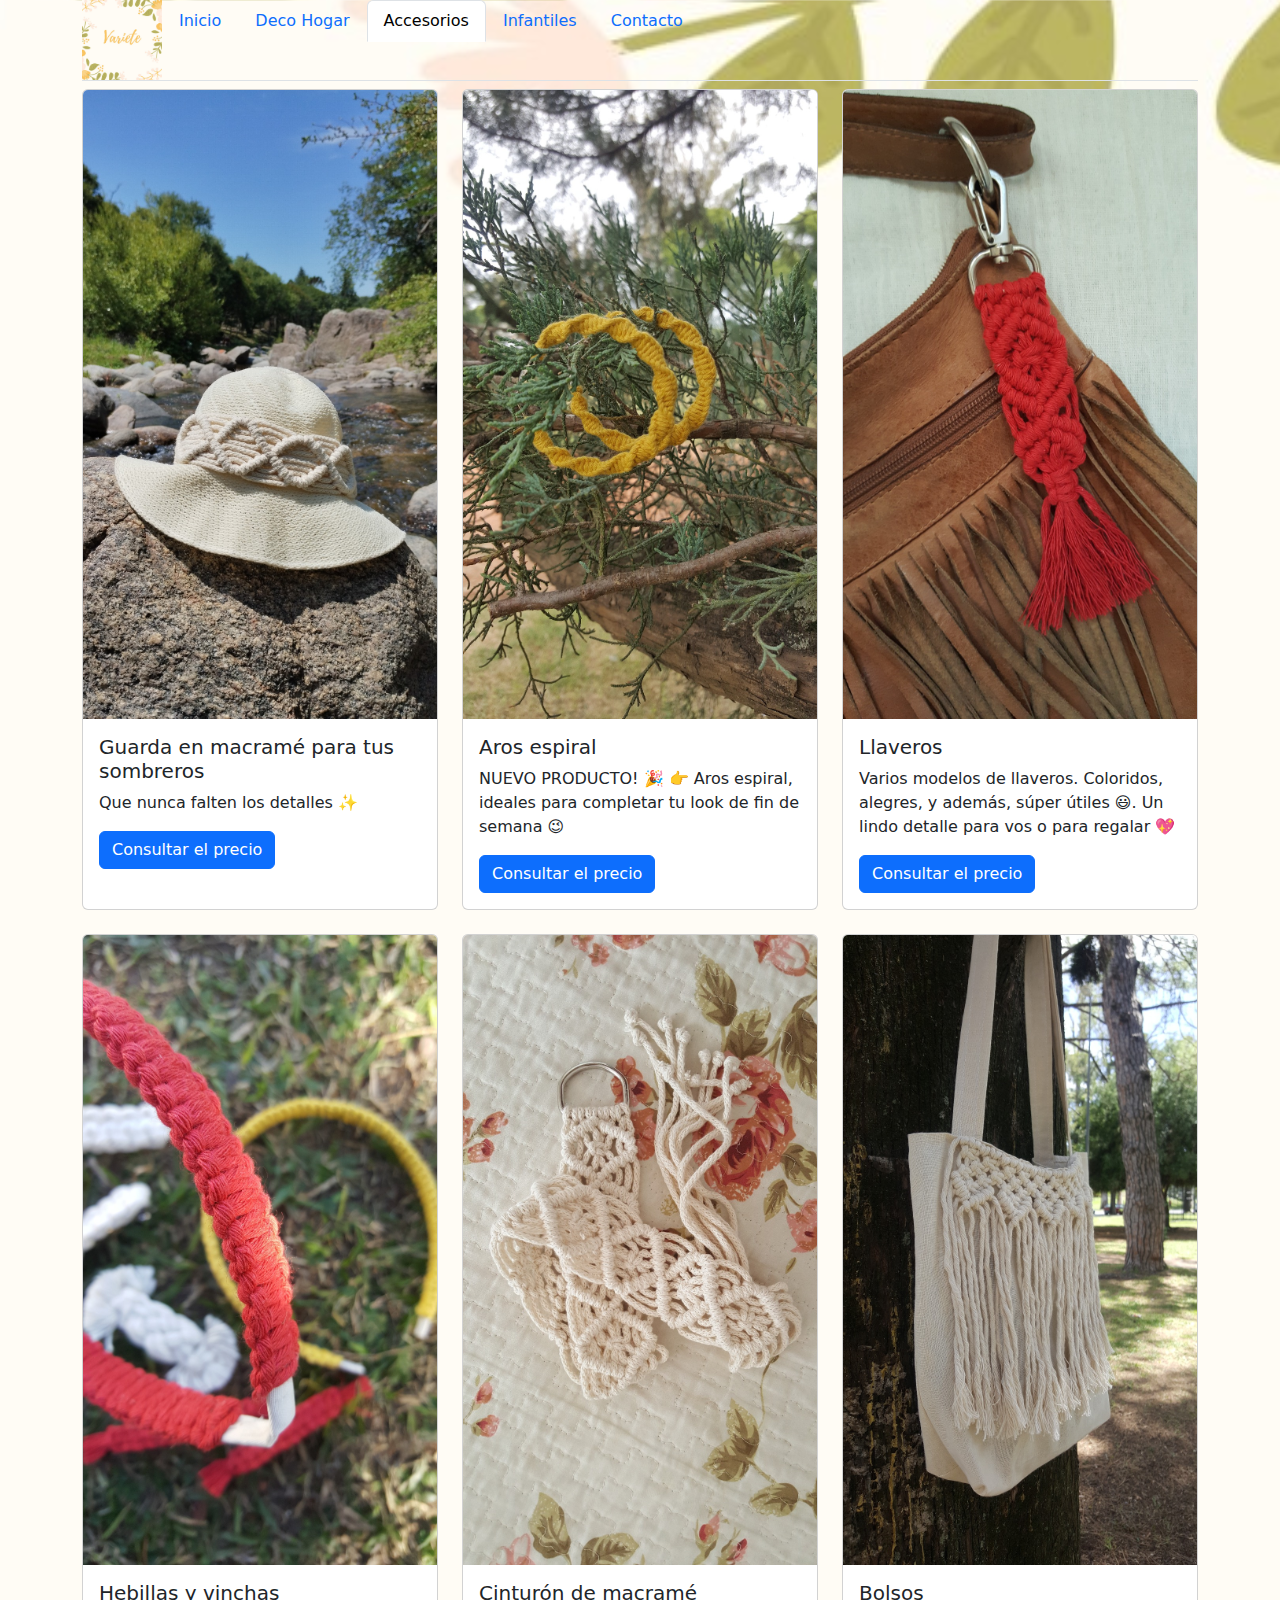
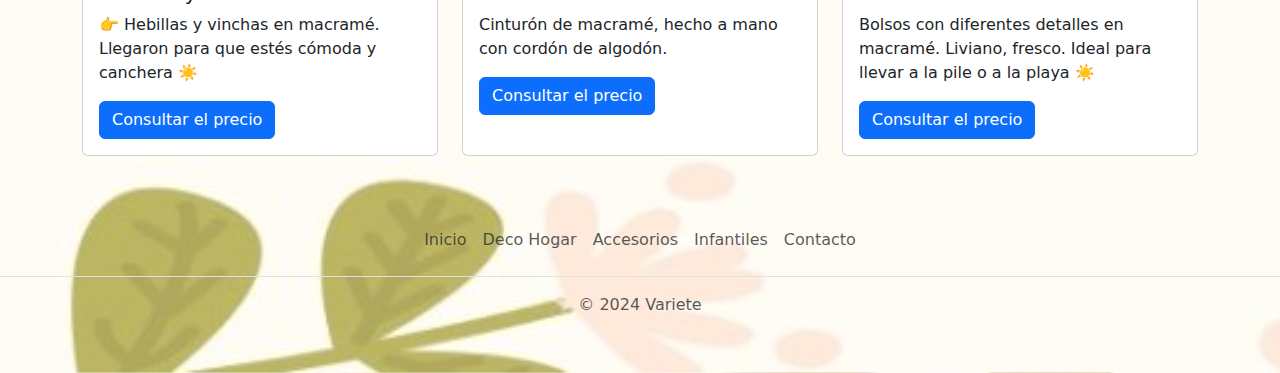
<file: Pages/Accesorios.html>
<!DOCTYPE html>
<html lang="en">

<head>
    <meta charset="UTF-8">
    <meta name="viewport" content="width=device-width, initial-scale=1.0">
    <title>Variete | Accesorios Personales</title>
    <link href="https://cdn.jsdelivr.net/npm/bootstrap@5.3.3/dist/css/bootstrap.min.css" rel="stylesheet"
    integrity="sha384-QWTKZyjpPEjISv5WaRU9OFeRpok6YctnYmDr5pNlyT2bRjXh0JMhjY6hW+ALEwIH" crossorigin="anonymous" />
    <script src="https://cdn.jsdelivr.net/npm/bootstrap@5.3.3/dist/js/bootstrap.bundle.min.js"
    integrity="sha384-YvpcrYf0tY3lHB60NNkmXc5s9fDVZLESaAA55NDzOxhy9GkcIdslK1eN7N6jIeHz"
    crossorigin="anonymous"></script>
    <link rel="stylesheet" href="../JSyCSS/estilos.css" />
</head>

<body class="body">
  <header class="container-sm">
    <ul class="nav nav-tabs menuppal mb-2">
        <li class="nav-item">
            <a class="navbar-brand" href="../index.html">
                <img src="../Img/logo.jpeg" alt="Variete" width="80">
            </a>
        </li>
        <li class="nav-item">
            <a class="nav-link" href="../index.html">Inicio</a>
        </li>
        <li class="nav-item">
            <a class="nav-link" href="../Pages/DecoHogar.html">Deco Hogar</a>
        </li>
        <li class="nav-item">
            <a class="nav-link active" aria-current="page" href="../Pages/Accesorios.html">Accesorios</a>
        </li>
        <li class="nav-item">
            <a class="nav-link" href="../Pages/Infantiles.html">Infantiles</a>
        </li>
        <li class="nav-item">
            <a class="nav-link" href="../Pages/Contacto.html">Contacto</a>
        </li>
    </ul>

</header>
    <main class="container">
        <div class="row">
            <div class="col-12 col-md-4 mb-4">
              <div class="card h-100">
                <img src="../Img/accesorio01.jpeg" class="card-img-top" alt="Sombrero">
                <div class="card-body">
                  <h5 class="card-title">Guarda en macramé para tus sombreros</h5>
                  <p class="card-text">Que nunca falten los detalles ✨</p>
                  <a href="https://ig.me/m/variete.ar" class="btn btn-primary" target="_blank">Consultar el precio</a>
                </div>
              </div>
            </div>
            <div class="col-12 col-md-4 mb-4">
              <div class="card h-100">
                <img src="../Img/accesorio02.jpeg" class="card-img-top" alt="Aros espiral">
                <div class="card-body">
                  <h5 class="card-title">Aros espiral</h5>
                  <p class="card-text">NUEVO PRODUCTO! 🎉  👉 Aros espiral, ideales para completar tu look de fin de semana 😉</p>
                  <a href="https://ig.me/m/variete.ar" class="btn btn-primary" target="_blank">Consultar el precio</a>
                </div>
              </div>
            </div>
            <div class="col-12 col-md-4 mb-4">
              <div class="card h-100">
                <img src="../Img/accesorio03.jpeg" class="card-img-top" alt="Llaveros">
                <div class="card-body">
                  <h5 class="card-title">Llaveros</h5>
                  <p class="card-text">Varios modelos de llaveros. Coloridos, alegres, y además, súper útiles 😃. Un lindo detalle para vos o para regalar 💖</p>
                  <a href="https://ig.me/m/variete.ar" class="btn btn-primary" target="_blank">Consultar el precio</a>
                </div>
              </div>
            </div>
          </div>
          <div class="row">
            <div class="col-12 col-md-4 mb-4">
              <div class="card h-100">
                <img src="../Img/accesorio04.jpeg" class="card-img-top" alt="Hebillas y vinchas">
                <div class="card-body">
                  <h5 class="card-title">Hebillas y vinchas</h5>
                  <p class="card-text">👉 Hebillas y vinchas en macramé. Llegaron para que estés cómoda y canchera ☀️</p>
                  <a href="https://ig.me/m/variete.ar" class="btn btn-primary" target="_blank">Consultar el precio</a>
                </div>
              </div>
            </div>
            <div class="col-12 col-md-4 mb-4">
              <div class="card h-100">
                <img src="../Img/accesorio05.jpeg" class="card-img-top" alt="Cinturón">
                <div class="card-body">
                  <h5 class="card-title">Cinturón de macramé</h5>
                  <p class="card-text">Cinturón de macramé, hecho a mano con cordón de algodón.</p>
                  <a href="https://ig.me/m/variete.ar" class="btn btn-primary" target="_blank">Consultar el precio</a>
                </div>
              </div>
            </div>
            <div class="col-12 col-md-4 mb-4">
              <div class="card h-100">
                <img src="../Img/accesorio06.jpeg" class="card-img-top" alt="Bolso">
                <div class="card-body">
                  <h5 class="card-title">Bolsos</h5>
                  <p class="card-text">Bolsos con diferentes detalles en macramé. Liviano, fresco. Ideal para llevar a la pile o a la playa ☀️ </p>
                  <a href="https://ig.me/m/variete.ar" class="btn btn-primary" target="_blank">Consultar el precio</a>
                </div>
              </div>
            </div>
          </div>
    </main>
    <footer class="py-3 my-4">
        <ul class="nav justify-content-center border-bottom pb-3 mb-3">
            <li class="nav-item"><a href="../index.html" class="nav-link px-2 text-body-secondary">Inicio</a></li>
            <li class="nav-item"><a href="../Pages/DecoHogar.html" class="nav-link px-2 text-body-secondary">Deco Hogar</a></li>
            <li class="nav-item"><a href="../Pages/Accesorios.html" class="nav-link px-2 text-body-secondary">Accesorios</a></li>
            <li class="nav-item"><a href="../Pages/Infantiles.html" class="nav-link px-2 text-body-secondary">Infantiles</a></li>
            <li class="nav-item"><a href="../Pages/Contacto.html" class="nav-link px-2 text-body-secondary">Contacto</a></li>
        </ul>
        <p class="text-center text-body-secondary">© 2024 Variete</p>
    </footer>
</body>

</html>
</file>
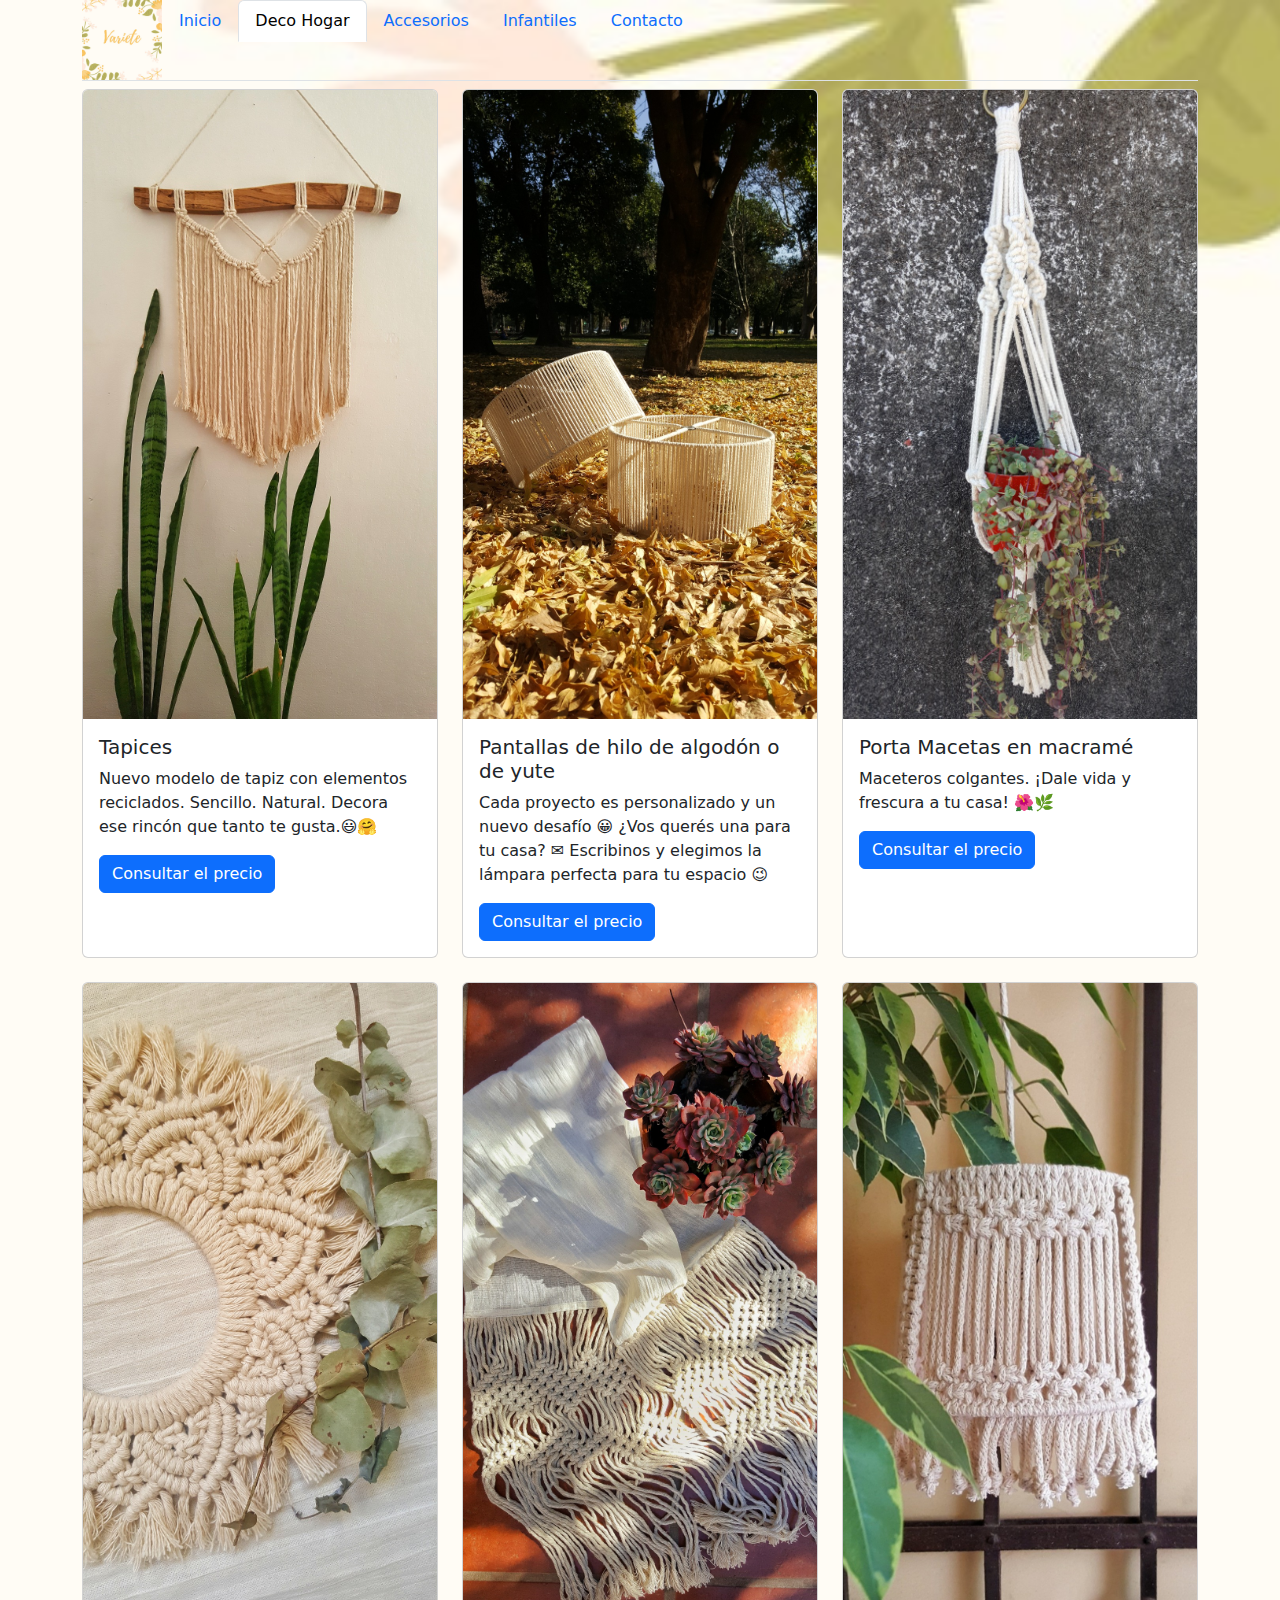
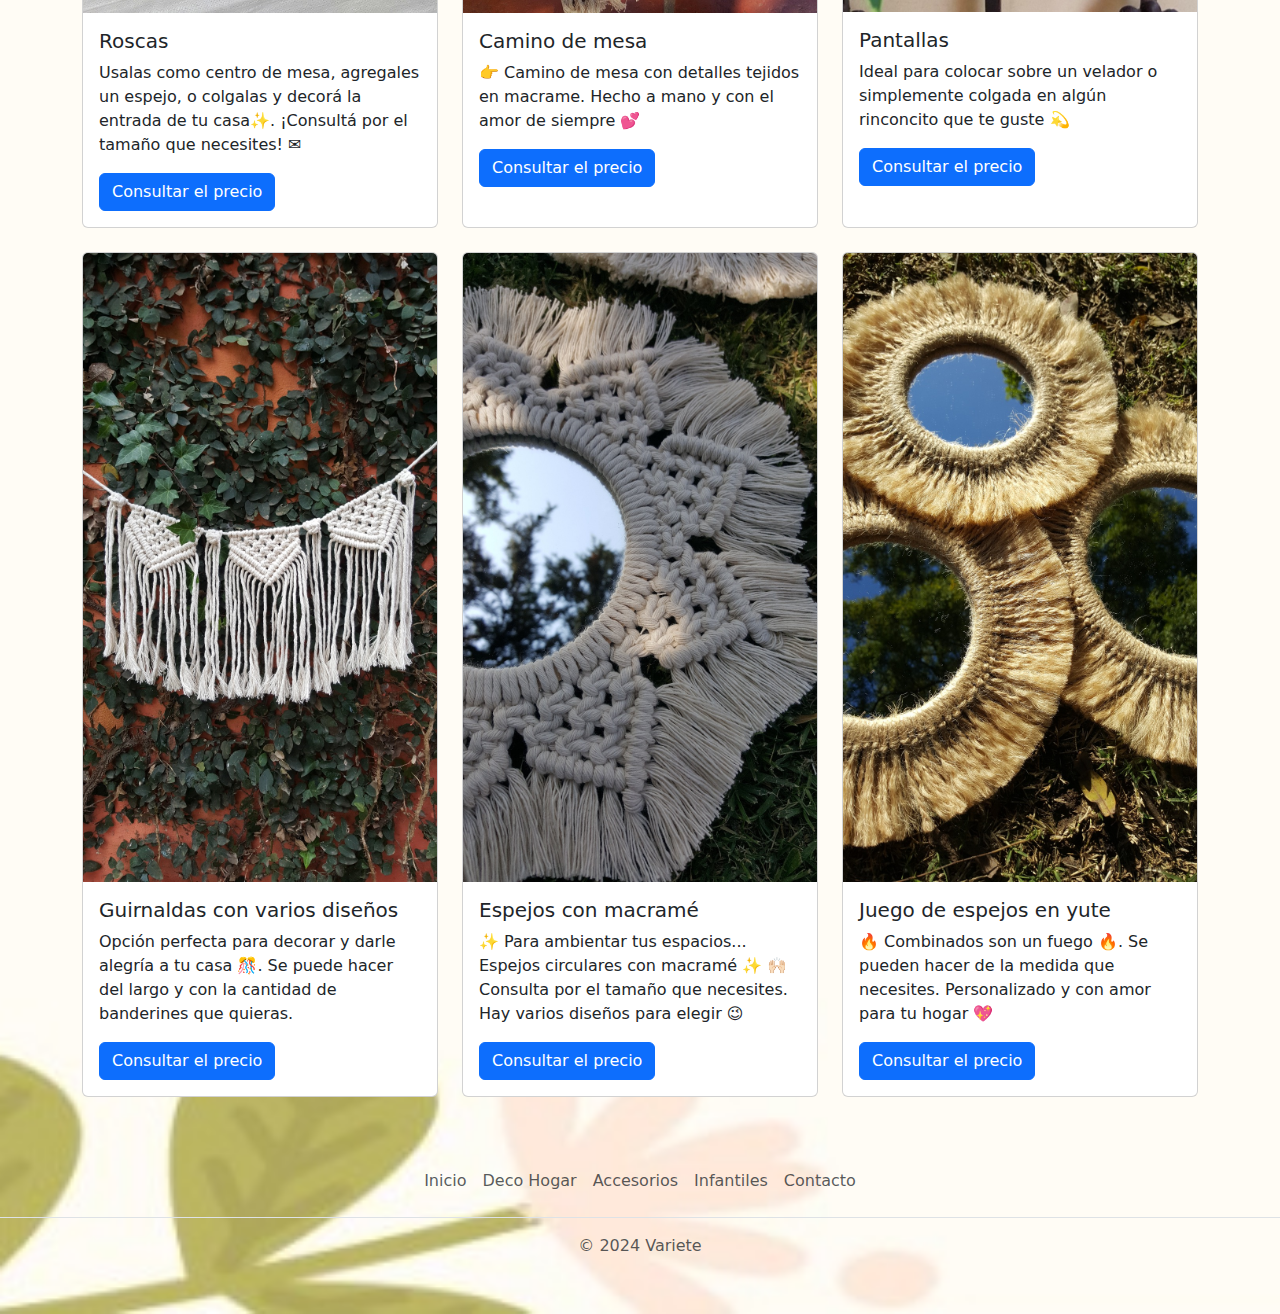
<file: Pages/DecoHogar.html>
<!DOCTYPE html>
<html lang="en">

<head>
    <meta charset="UTF-8">
    <meta name="viewport" content="width=device-width, initial-scale=1.0">
    <title>Variete | Decoración del Hogar</title>
    <link href="https://cdn.jsdelivr.net/npm/bootstrap@5.3.3/dist/css/bootstrap.min.css" rel="stylesheet"
    integrity="sha384-QWTKZyjpPEjISv5WaRU9OFeRpok6YctnYmDr5pNlyT2bRjXh0JMhjY6hW+ALEwIH" crossorigin="anonymous" />
    <script src="https://cdn.jsdelivr.net/npm/bootstrap@5.3.3/dist/js/bootstrap.bundle.min.js"
    integrity="sha384-YvpcrYf0tY3lHB60NNkmXc5s9fDVZLESaAA55NDzOxhy9GkcIdslK1eN7N6jIeHz"
    crossorigin="anonymous"></script>
    <link rel="stylesheet" href="../JSyCSS/estilos.css" />
</head>

<body class="body">
  <header class="container-sm">
    <ul class="nav nav-tabs menuppal mb-2">
        <li class="nav-item">
            <a class="navbar-brand" href="../index.html">
                <img src="../Img/logo.jpeg" alt="Variete" width="80">
            </a>
        </li>
        <li class="nav-item">
            <a class="nav-link" href="../index.html">Inicio</a>
        </li>
        <li class="nav-item">
            <a class="nav-link active" aria-current="page" href="../Pages/DecoHogar.html">Deco Hogar</a>
        </li>
        <li class="nav-item">
            <a class="nav-link" href="../Pages/Accesorios.html">Accesorios</a>
        </li>
        <li class="nav-item">
            <a class="nav-link" href="../Pages/Infantiles.html">Infantiles</a>
        </li>
        <li class="nav-item">
            <a class="nav-link" href="../Pages/Contacto.html">Contacto</a>
        </li>

    </ul>

</header>
    <main class="container">
        <div class="row">
            <div class="col-12 col-md-4 mb-4">
              <div class="card h-100">
                <img src="../Img/decoracion01.jpeg" class="card-img-top" alt="tapiz">
                <div class="card-body">
                  <h5 class="card-title">Tapices</h5>
                  <p class="card-text">Nuevo modelo de tapiz con elementos reciclados. Sencillo. Natural. Decora ese rincón que tanto te gusta.😃🤗</p>
                  <a href="https://ig.me/m/variete.ar" class="btn btn-primary" target="_blank">Consultar el precio</a>
                </div>
              </div>
            </div>
            <div class="col-12 col-md-4 mb-4">
              <div class="card h-100">
                <img src="../Img/decoracion02.jpeg" class="card-img-top" alt="Pantallas">
                <div class="card-body">
                  <h5 class="card-title">Pantallas de hilo de algodón o de yute </h5>
                  <p class="card-text">Cada proyecto es personalizado y un nuevo desafío 😀 ¿Vos querés una para tu casa? ✉ Escribinos y elegimos la lámpara perfecta para tu espacio 😉</p>
                  <a href="https://ig.me/m/variete.ar" class="btn btn-primary" target="_blank">Consultar el precio</a>
                </div>
              </div>
            </div>
            <div class="col-12 col-md-4 mb-4">
              <div class="card h-100">
                <img src="../Img/decoracion03.jpeg" class="card-img-top" alt="Porta Maceta">
                <div class="card-body">
                  <h5 class="card-title">Porta Macetas en macramé</h5>
                  <p class="card-text">Maceteros colgantes. ¡Dale vida y frescura a tu casa! 🌺🌿</p>
                  <a href="https://ig.me/m/variete.ar" class="btn btn-primary" target="_blank">Consultar el precio</a>
                </div>
              </div>
            </div>
          </div>
          <div class="row">
            <div class="col-12 col-md-4 mb-4">
              <div class="card h-100">
                <img src="../Img/decoracion04.jpeg" class="card-img-top" alt="Rosca">
                <div class="card-body">
                  <h5 class="card-title">Roscas </h5>
                  <p class="card-text">Usalas como centro de mesa, agregales un espejo, o colgalas y decorá la entrada de tu casa✨. ¡Consultá por el tamaño que necesites! ✉</p>
                  <a href="https://ig.me/m/variete.ar" class="btn btn-primary" target="_blank">Consultar el precio</a>
                </div>
              </div>
            </div>
            <div class="col-12 col-md-4 mb-4">
              <div class="card h-100">
                <img src="../Img/decoracion05b.jpeg" class="card-img-top" alt="Caminos">
                <div class="card-body">
                  <h5 class="card-title">Camino de mesa </h5>
                  <p class="card-text">👉 Camino de mesa con detalles tejidos en macrame. Hecho a mano y con el amor de siempre 💕 </p>
                  <a href="https://ig.me/m/variete.ar" class="btn btn-primary" target="_blank">Consultar el precio</a>
                </div>
              </div>
            </div>
            <div class="col-12 col-md-4 mb-4">
              <div class="card h-100">
                <img src="../Img/decoracion06.jpeg" class="card-img-top" alt="Pantalla">
                <div class="card-body">
                  <h5 class="card-title">Pantallas </h5>
                  <p class="card-text">Ideal para colocar sobre un velador o simplemente colgada en algún rinconcito que te guste 💫</p>
                  <a href="https://ig.me/m/variete.ar" class="btn btn-primary" target="_blank">Consultar el precio</a>
                </div>
              </div>
            </div>
          </div>
          <div class="row">
            <div class="col-12 col-md-4 mb-4">
              <div class="card h-100">
                <img src="../Img/decoracion07.jpeg" class="card-img-top" alt="Guirnalda">
                <div class="card-body">
                  <h5 class="card-title">Guirnaldas con varios diseños</h5>
                  <p class="card-text">Opción perfecta para decorar y darle alegría a tu casa 🎊. Se puede hacer del largo y con la cantidad de banderines que quieras.</p>
                  <a href="https://ig.me/m/variete.ar" class="btn btn-primary" target="_blank">Consultar el precio</a>
                </div>
              </div>
            </div>
            <div class="col-12 col-md-4 mb-4">
              <div class="card h-100">
                <img src="../Img/espejo01b.jpeg" class="card-img-top" alt="Espejo con macramé">
                <div class="card-body">
                  <h5 class="card-title">Espejos con macramé</h5>
                  <p class="card-text">✨ Para ambientar tus espacios... Espejos circulares con macramé ✨ 🙌🏻 Consulta por el tamaño que necesites. Hay varios diseños para elegir 😉 </p>
                  <a href="https://ig.me/m/variete.ar" class="btn btn-primary" target="_blank">Consultar el precio</a>
                </div>
              </div>
            </div>
            <div class="col-12 col-md-4 mb-4">
              <div class="card h-100">
                <img src="../Img/espejo02.jpeg" class="card-img-top" alt="Espejo con yute">
                <div class="card-body">
                  <h5 class="card-title">Juego de espejos en yute </h5>
                  <p class="card-text">🔥 Combinados son un fuego 🔥. Se pueden hacer de la medida que necesites. Personalizado y con amor para tu hogar 💖</p>
                  <a href="https://ig.me/m/variete.ar" class="btn btn-primary" target="_blank">Consultar el precio</a>
                </div>
              </div>
            </div>
          </div>
    </main>
    <footer class="py-3 my-4">
        <ul class="nav justify-content-center border-bottom pb-3 mb-3">
            <li class="nav-item"><a href="../index.html" class="nav-link px-2 text-body-secondary">Inicio</a></li>
            <li class="nav-item"><a href="../Pages/DecoHogar.html" class="nav-link px-2 text-body-secondary">Deco Hogar</a></li>
            <li class="nav-item"><a href="../Pages/Accesorios.html" class="nav-link px-2 text-body-secondary">Accesorios</a></li>
            <li class="nav-item"><a href="../Pages/Infantiles.html" class="nav-link px-2 text-body-secondary">Infantiles</a></li>
            <li class="nav-item"><a href="../Pages/Contacto.html" class="nav-link px-2 text-body-secondary">Contacto</a></li>
        </ul>
        <p class="text-center text-body-secondary">© 2024 Variete</p>
    </footer>
</body>

</html>
</file>
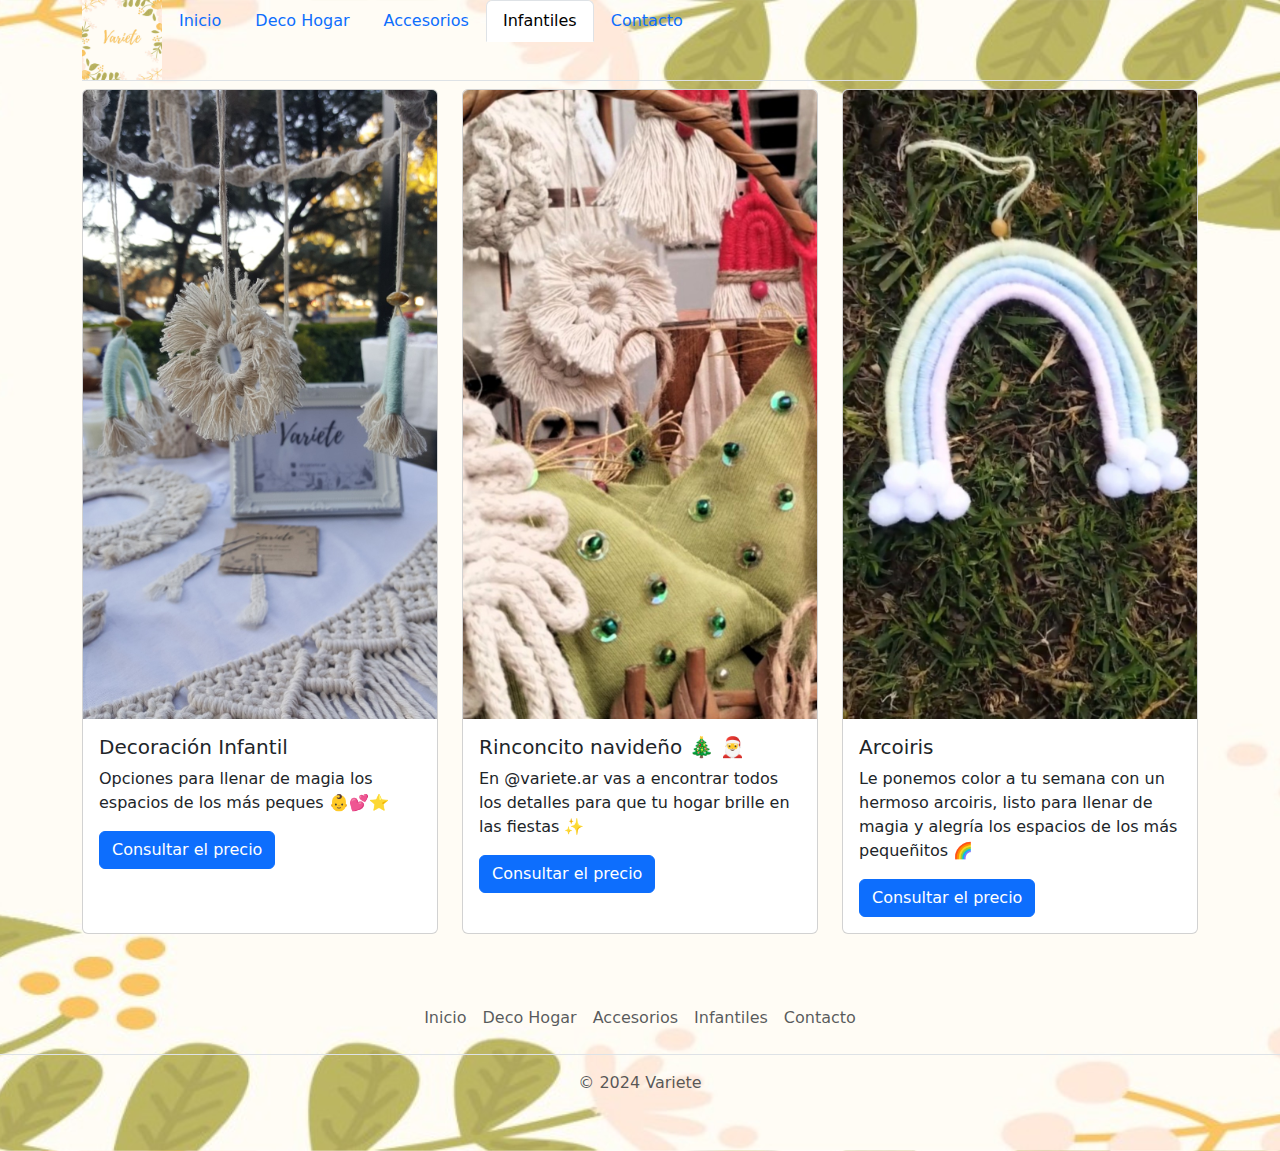
<file: Pages/Infantiles.html>
<!DOCTYPE html>
<html lang="en">

<head>
    <meta charset="UTF-8">
    <meta name="viewport" content="width=device-width, initial-scale=1.0">
    <title>Variete | Infantiles</title>
    <link href="https://cdn.jsdelivr.net/npm/bootstrap@5.3.3/dist/css/bootstrap.min.css" rel="stylesheet"
    integrity="sha384-QWTKZyjpPEjISv5WaRU9OFeRpok6YctnYmDr5pNlyT2bRjXh0JMhjY6hW+ALEwIH" crossorigin="anonymous" />
    <script src="https://cdn.jsdelivr.net/npm/bootstrap@5.3.3/dist/js/bootstrap.bundle.min.js"
    integrity="sha384-YvpcrYf0tY3lHB60NNkmXc5s9fDVZLESaAA55NDzOxhy9GkcIdslK1eN7N6jIeHz"
    crossorigin="anonymous"></script>
    <link rel="stylesheet" href="../JSyCSS/estilos.css" />
</head>

<body class="body">
  <header class="container-sm">
    <ul class="nav nav-tabs menuppal mb-2">
        <li class="nav-item">
            <a class="navbar-brand" href="../index.html">
                <img src="../Img/logo.jpeg" alt="Variete" width="80">
            </a>
        </li>
        <li class="nav-item">
            <a class="nav-link" href="../index.html">Inicio</a>
        </li>
        <li class="nav-item">
            <a class="nav-link" href="../Pages/DecoHogar.html">Deco Hogar</a>
        </li>
        <li class="nav-item">
            <a class="nav-link" href="../Pages/Accesorios.html">Accesorios</a>
        </li>
        <li class="nav-item">
            <a class="nav-link active" aria-current="page" href="../Pages/Infantiles.html">Infantiles</a>
        </li>
        <li class="nav-item">
            <a class="nav-link" href="../Pages/Contacto.html">Contacto</a>
        </li>

    </ul>

</header>
    <main class="container">
        <div class="row">
            <div class="col-12 col-md-4 mb-4">
              <div class="card h-100">
                <img src="../Img/ninos01.jpeg" class="card-img-top" alt="Deco infantil">
                <div class="card-body">
                  <h5 class="card-title"> Decoración Infantil </h5>
                  <p class="card-text"> Opciones para llenar de magia los espacios de los más peques 👶💕⭐ </p>
                  <a href="https://ig.me/m/variete.ar" class="btn btn-primary" target="_blank">Consultar el precio</a>
                </div>
              </div>
            </div>
            <div class="col-12 col-md-4 mb-4">
              <div class="card h-100">
                <img src="../Img/ninos02.jpeg" class="card-img-top" alt="navidad">
                <div class="card-body">
                  <h5 class="card-title">Rinconcito navideño 🎄 🎅</h5>
                  <p class="card-text">En @variete.ar vas a encontrar todos los detalles para que tu hogar brille en las fiestas ✨</p>
                  <a href="https://ig.me/m/variete.ar" class="btn btn-primary" target="_blank">Consultar el precio</a>
                </div>
              </div>
            </div>
            <div class="col-12 col-md-4 mb-4">
              <div class="card h-100">
                <img src="../Img/ninos03.jpeg" class="card-img-top" alt="Arcoiris">
                <div class="card-body">
                  <h5 class="card-title">Arcoiris</h5>
                  <p class="card-text">Le ponemos color a tu semana con un hermoso arcoiris, listo para llenar de magia y alegría los espacios de los más pequeñitos 🌈</p>
                  <a href="https://ig.me/m/variete.ar" class="btn btn-primary" target="_blank">Consultar el precio</a>
                </div>
              </div>
            </div>
          </div>
    </main>
    <footer class="py-3 my-4">
        <ul class="nav justify-content-center border-bottom pb-3 mb-3">
            <li class="nav-item"><a href="../index.html" class="nav-link px-2 text-body-secondary">Inicio</a></li>
            <li class="nav-item"><a href="../Pages/DecoHogar.html" class="nav-link px-2 text-body-secondary">Deco Hogar</a></li>
            <li class="nav-item"><a href="../Pages/Accesorios.html" class="nav-link px-2 text-body-secondary">Accesorios</a></li>
            <li class="nav-item"><a href="../Pages/Infantiles.html" class="nav-link px-2 text-body-secondary">Infantiles</a></li>
            <li class="nav-item"><a href="../Pages/Contacto.html" class="nav-link px-2 text-body-secondary">Contacto</a></li>
        </ul>
        <p class="text-center text-body-secondary">© 2024 Variete</p>
    </footer>
</body>

</html>
</file>
<file: JSyCSS/estilos.css>
.body{
    background-color: beige;
    background-image: url("../Img/fondo.jpg");
    background-repeat: repeat-y;
    background-size:cover;
    background-position: center;
    color: rgb(85, 82, 82);
}

.menuppal{
    display: flex;
    flex-direction: column;
    color: rgb(85, 82, 82);
}
.exit{
    color: black;
}

.centrado{
    display: flex;
    flex-direction: column;
    justify-content: center;
    text-align: center;
}

.debajo{
    margin-top: 2em;
}

.macrame2{
    float: none;
    object-position: center;
}


.video{
    border-radius: 10px;
    height: 100%;
    margin: 1em;
}

.borderadio{
    border-radius: 10px;
}

@media (min-width: 993px){
    .menuppal{
        display: flex;
        flex-direction: row;
    }
    .macrame2{
        float: left;
    }
}
</file>
